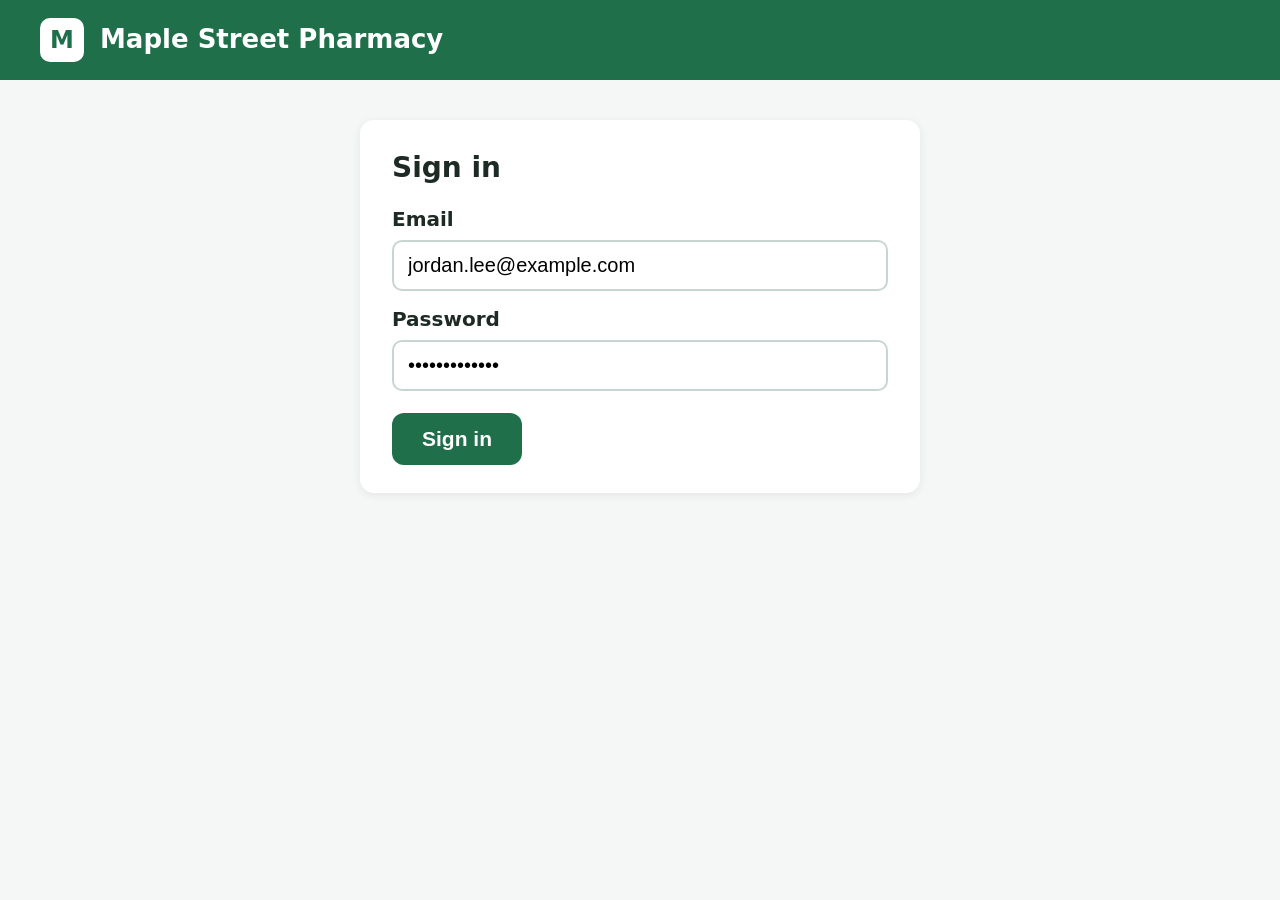
<file: app/demo-site/index.html>
<!doctype html><html lang="en"><head><meta charset="utf-8"><meta name="viewport" content="width=device-width,initial-scale=1">
<title>Maple Street Pharmacy – Sign in</title><link rel="stylesheet" href="style.css"></head><body>
<header><div class="logo">M</div><h1>Maple Street Pharmacy</h1></header>
<main><div class="card" style="max-width:560px;margin:40px auto">
<h2>Sign in</h2>
<form action="rx.html" onsubmit="localStorage.setItem('msp_user','Jordan Lee')">
<label for="email">Email</label><input id="email" value="jordan.lee@example.com">
<label for="pw">Password</label><input id="pw" type="password" value="demo-password">
<div class="row"><button class="btn" type="submit">Sign in</button></div>
</form></div></main></body></html>
</file>
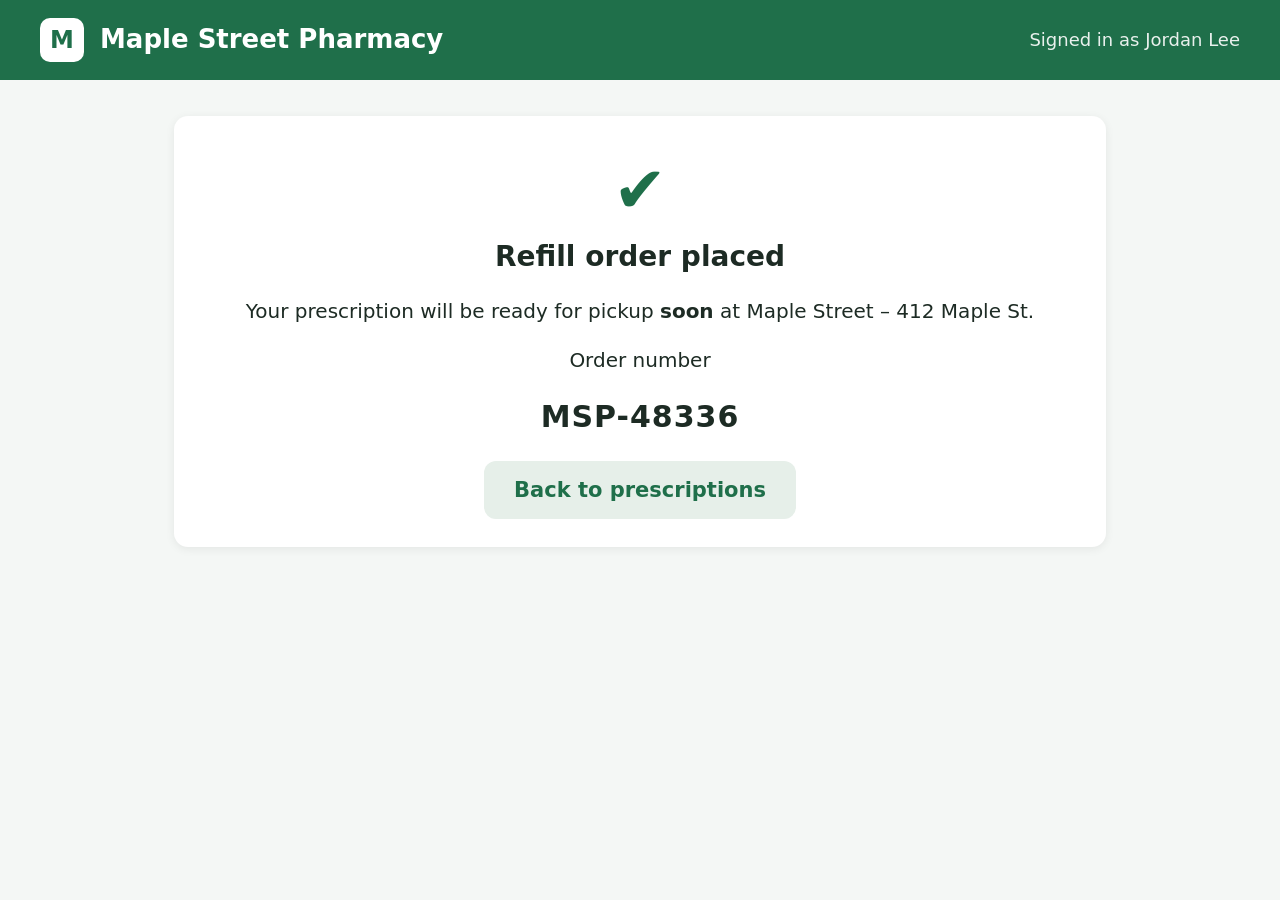
<file: app/demo-site/done.html>
<!doctype html><html lang="en"><head><meta charset="utf-8"><meta name="viewport" content="width=device-width,initial-scale=1">
<title>Maple Street Pharmacy – Refill confirmed</title><link rel="stylesheet" href="style.css"></head><body>
<header><div class="logo">M</div><h1>Maple Street Pharmacy</h1><div class="who">Signed in as Jordan Lee</div></header>
<main><div class="card" style="text-align:center"><div class="ok">✔</div><h2>Refill order placed</h2>
<p><span id="rx"></span> will be ready for pickup <b id="when"></b> at <span id="store"></span>.</p>
<p>Order number</p><div class="big" id="num"></div>
<div class="row" style="justify-content:center"><a class="btn secondary" href="rx.html">Back to prescriptions</a></div></div></main>
<script>const q=new URLSearchParams(location.search);
const $=(id)=>document.getElementById(id);
$('rx').textContent=q.get('rx')||'Your prescription';$('when').textContent=q.get('pickup')||'soon';
document.getElementById('store').textContent=q.get('store')||'Maple Street – 412 Maple St';
$('num').textContent='MSP-'+(48000+Math.floor(Math.random()*1000));</script></body></html>
</file>
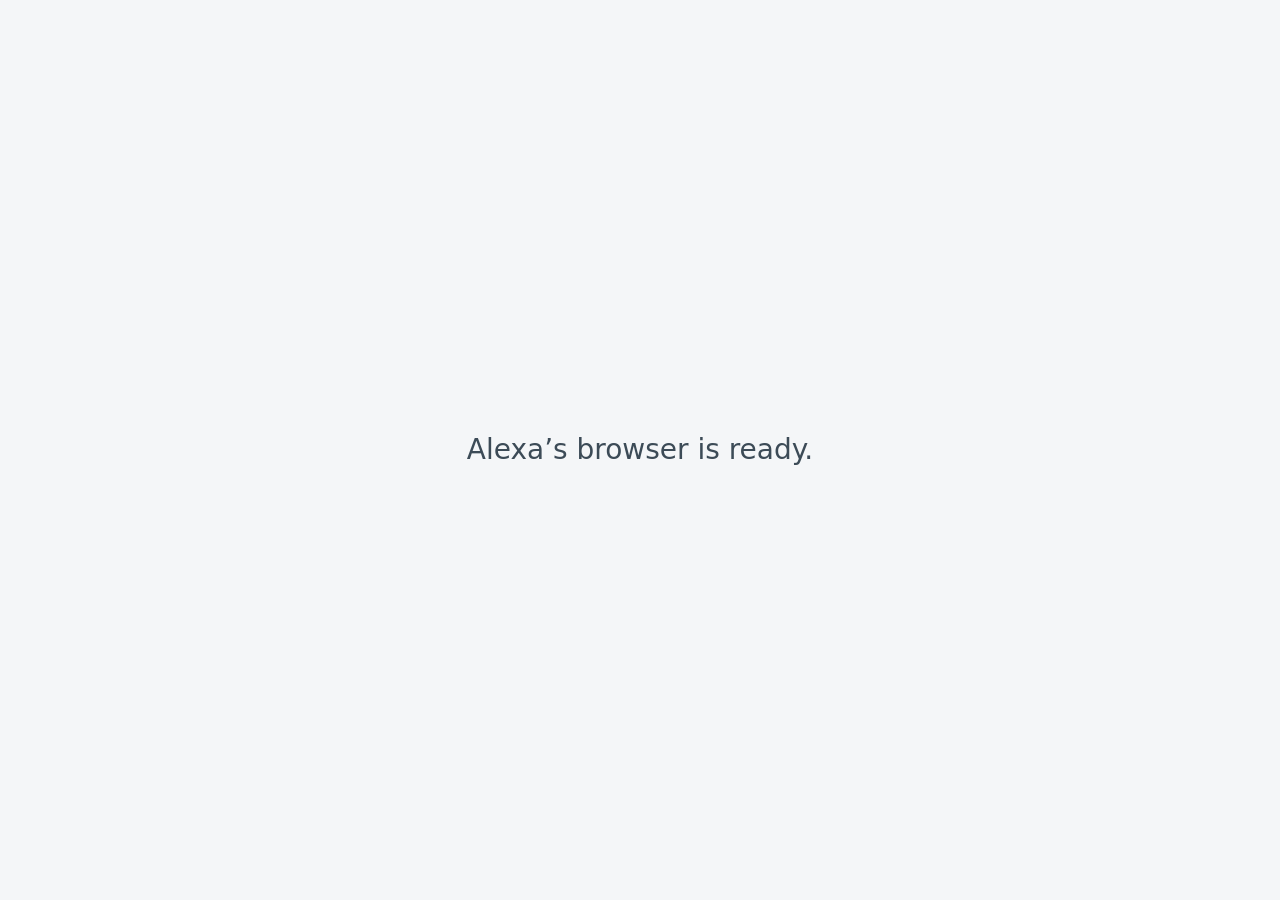
<file: app/demo-site/home.html>
<!doctype html><html lang="en"><head><meta charset="utf-8"><title>Alexa's browser</title>
<style>html,body{height:100%;margin:0}body{display:grid;place-items:center;background:#F4F6F8;color:#3C4B57;font:28px/1.4 system-ui,sans-serif}</style>
</head><body><p>Alexa’s browser is ready.</p></body></html>
</file>
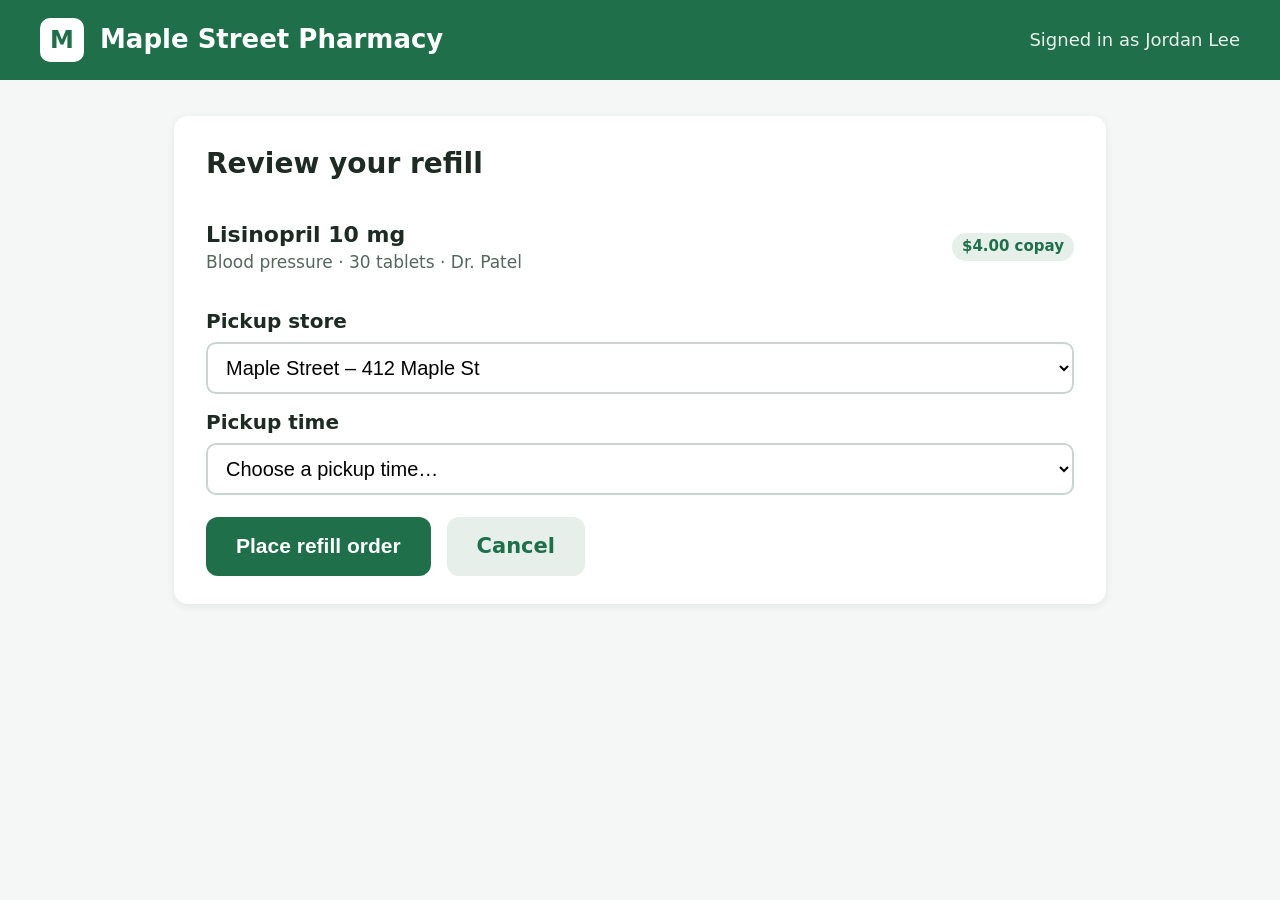
<file: app/demo-site/review.html>
<!doctype html><html lang="en"><head><meta charset="utf-8"><meta name="viewport" content="width=device-width,initial-scale=1">
<title>Maple Street Pharmacy – Review refill</title><link rel="stylesheet" href="style.css"></head><body>
<header><div class="logo">M</div><h1>Maple Street Pharmacy</h1><div class="who">Signed in as Jordan Lee</div></header>
<main><div class="card"><h2>Review your refill</h2>
<div class="rx"><div class="info"><div class="name" id="name"></div><div class="meta" id="meta"></div></div><span class="pill">$4.00 copay</span></div>
<form action="done.html" onsubmit="document.getElementById('rxf').value=document.getElementById('name').textContent"><input type="hidden" name="rx" id="rxf">
<label for="store">Pickup store</label><select id="store" name="store"><option>Maple Street – 412 Maple St</option><option>Riverside – 88 Oak Ave</option></select>
<label for="pickup">Pickup time</label><select id="pickup" name="pickup">
<option value="">Choose a pickup time…</option><option>Today, 5:00 PM</option><option>Tomorrow, 10:00 AM</option><option>Tomorrow, 2:00 PM</option><option>Saturday, 11:00 AM</option></select>
<div class="row"><button class="btn" type="submit" onclick="if(!document.getElementById('pickup').value){alert('Please choose a pickup time.');return false}">Place refill order</button><a class="btn secondary" href="rx.html">Cancel</a></div>
</form></div></main>
<script>const RX={lisinopril:['Lisinopril 10 mg','Blood pressure · 30 tablets · Dr. Patel'],atorvastatin:['Atorvastatin 20 mg','Cholesterol · 30 tablets · Dr. Patel'],vitd:['Vitamin D3 2000 IU','Supplement · 90 capsules']};
const r=RX[new URLSearchParams(location.search).get('rx')]||RX.lisinopril;document.getElementById('name').textContent=r[0];document.getElementById('meta').textContent=r[1];</script>
</body></html>
</file>
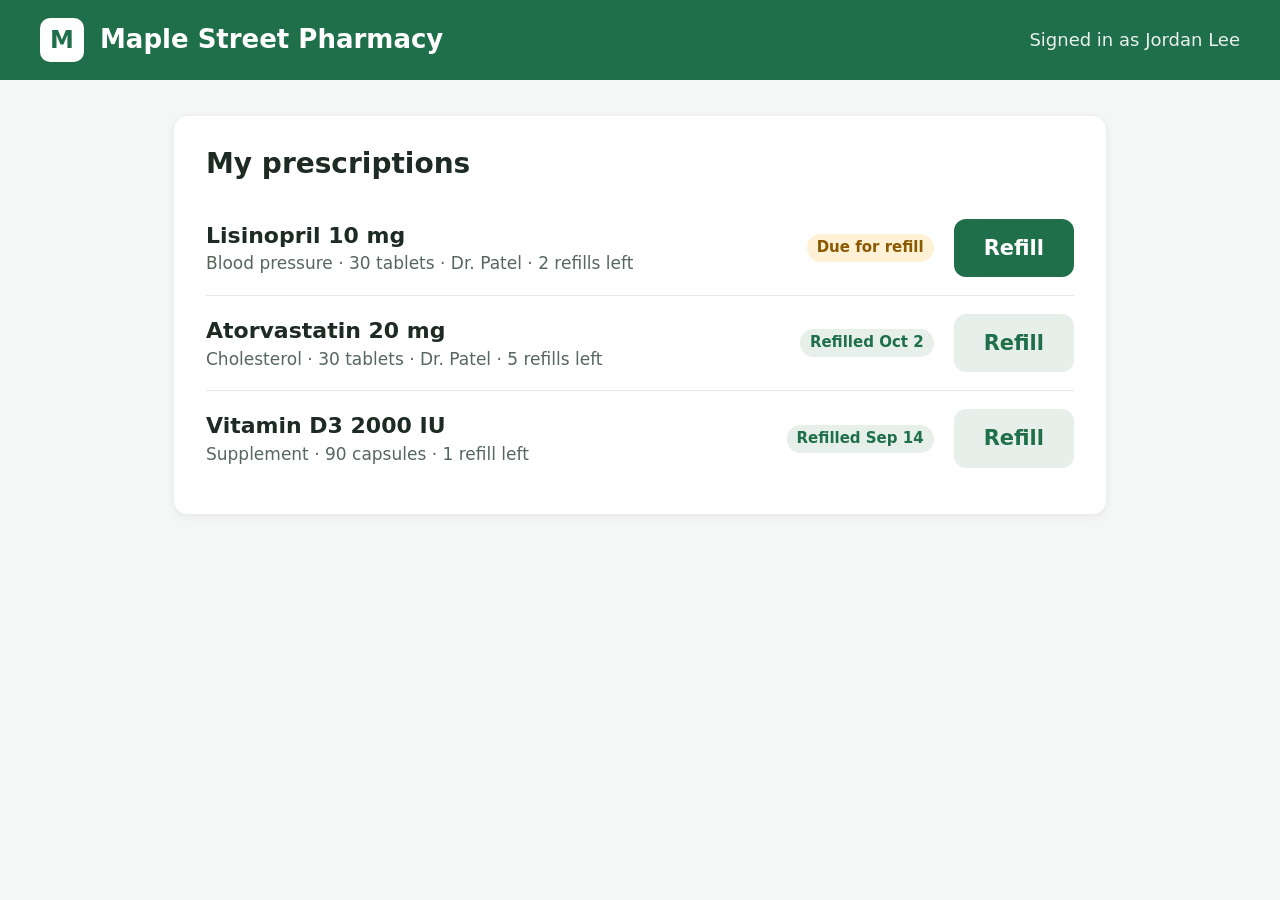
<file: app/demo-site/rx.html>
<!doctype html><html lang="en"><head><meta charset="utf-8"><meta name="viewport" content="width=device-width,initial-scale=1">
<title>Maple Street Pharmacy – My prescriptions</title><link rel="stylesheet" href="style.css"></head><body>
<header><div class="logo">M</div><h1>Maple Street Pharmacy</h1><div class="who">Signed in as Jordan Lee</div></header>
<main><div class="card"><h2>My prescriptions</h2>
<div class="rx"><div class="info"><div class="name">Lisinopril 10 mg</div><div class="meta">Blood pressure · 30 tablets · Dr. Patel · 2 refills left</div></div>
<span class="pill warn">Due for refill</span><a class="btn" href="review.html?rx=lisinopril">Refill</a></div>
<div class="rx"><div class="info"><div class="name">Atorvastatin 20 mg</div><div class="meta">Cholesterol · 30 tablets · Dr. Patel · 5 refills left</div></div>
<span class="pill">Refilled Oct 2</span><a class="btn secondary" href="review.html?rx=atorvastatin">Refill</a></div>
<div class="rx"><div class="info"><div class="name">Vitamin D3 2000 IU</div><div class="meta">Supplement · 90 capsules · 1 refill left</div></div>
<span class="pill">Refilled Sep 14</span><a class="btn secondary" href="review.html?rx=vitd">Refill</a></div>
</div></main></body></html>
</file>
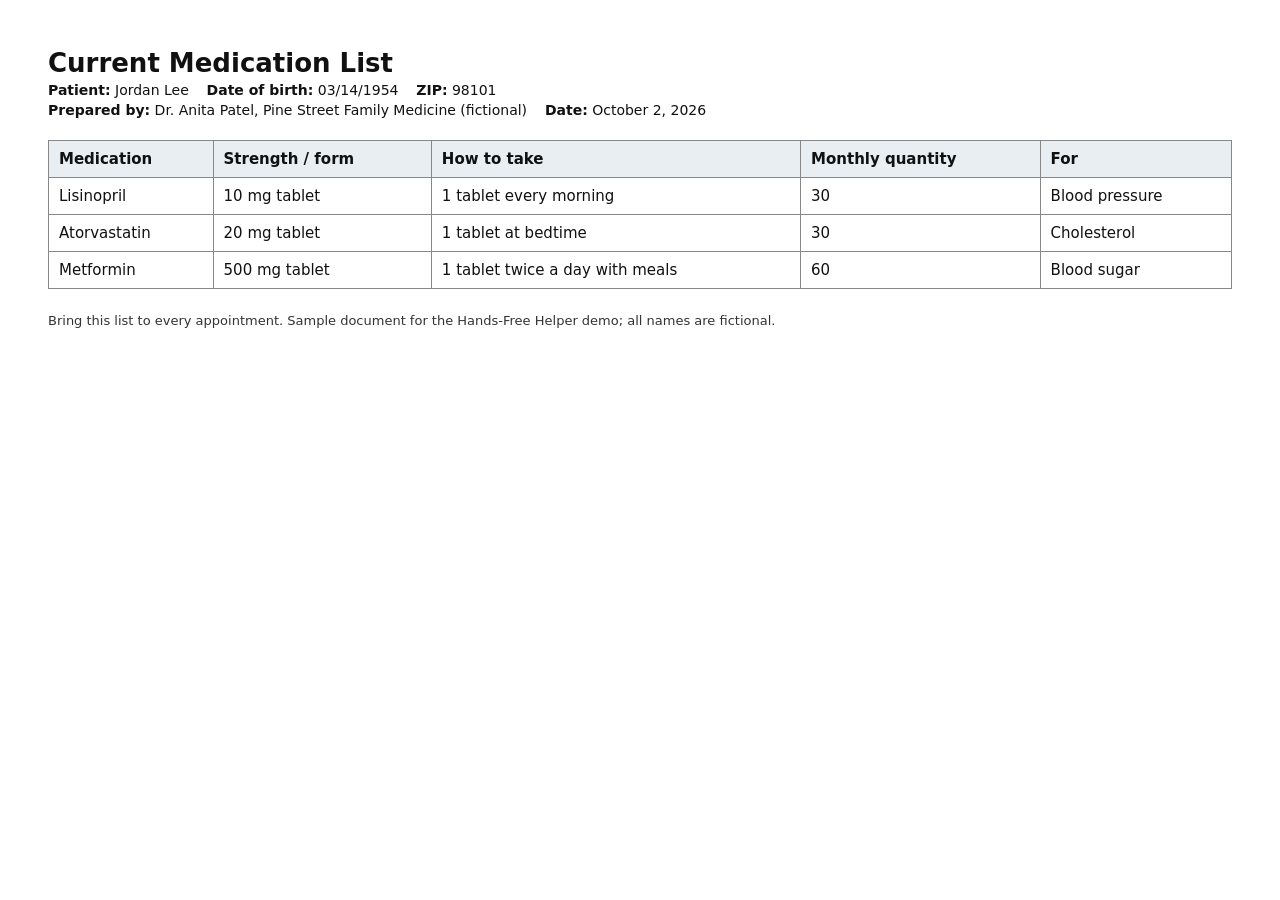
<file: app/sample-docs/medication-list.html>
<!doctype html><html><head><meta charset="utf-8"><title>Jordan Lee - medication list</title>
<style>body{font-family:'DejaVu Sans',sans-serif;margin:48px;color:#111} h1{font-size:26px;margin:0 0 4px} p{margin:4px 0;font-size:14px}
table{border-collapse:collapse;width:100%;margin-top:22px;font-size:15px} th,td{border:1px solid #888;padding:9px 10px;text-align:left} th{background:#e8eef2}
.note{margin-top:24px;font-size:13px;color:#333}</style></head><body>
<h1>Current Medication List</h1>
<p><b>Patient:</b> Jordan Lee &nbsp;&nbsp; <b>Date of birth:</b> 03/14/1954 &nbsp;&nbsp; <b>ZIP:</b> 98101</p>
<p><b>Prepared by:</b> Dr. Anita Patel, Pine Street Family Medicine (fictional) &nbsp;&nbsp; <b>Date:</b> October 2, 2026</p>
<table>
<tr><th>Medication</th><th>Strength / form</th><th>How to take</th><th>Monthly quantity</th><th>For</th></tr>
<tr><td>Lisinopril</td><td>10 mg tablet</td><td>1 tablet every morning</td><td>30</td><td>Blood pressure</td></tr>
<tr><td>Atorvastatin</td><td>20 mg tablet</td><td>1 tablet at bedtime</td><td>30</td><td>Cholesterol</td></tr>
<tr><td>Metformin</td><td>500 mg tablet</td><td>1 tablet twice a day with meals</td><td>60</td><td>Blood sugar</td></tr>
</table>
<p class="note">Bring this list to every appointment. Sample document for the Hands-Free Helper demo; all names are fictional.</p>
</body></html>
</file>
<file: app/demo-site/style.css>
*{box-sizing:border-box}body{margin:0;font:20px/1.45 system-ui,-apple-system,Segoe UI,Roboto,sans-serif;background:#f4f7f5;color:#1d2b24}
header{background:#1f6f4a;color:#fff;padding:18px 40px;display:flex;align-items:center;gap:16px}
header .logo{width:44px;height:44px;border-radius:10px;background:#fff;color:#1f6f4a;display:grid;place-items:center;font-weight:800;font-size:24px}
header h1{font-size:26px;margin:0}header .who{margin-left:auto;font-size:18px;opacity:.9}
main{max-width:980px;margin:36px auto;padding:0 24px}
.card{background:#fff;border-radius:14px;box-shadow:0 2px 10px rgba(0,0,0,.07);padding:28px 32px;margin-bottom:22px}
h2{margin:0 0 16px;font-size:28px}label{display:block;font-weight:600;margin:14px 0 6px}
input,select{width:100%;font-size:20px;padding:12px 14px;border:2px solid #c9d6cf;border-radius:10px;background:#fff}
.btn{display:inline-block;font-size:21px;font-weight:700;padding:14px 30px;border-radius:12px;border:0;background:#1f6f4a;color:#fff;cursor:pointer;text-decoration:none}
.btn.secondary{background:#e6efe9;color:#1f6f4a}.btn:hover{filter:brightness(1.08)}
.rx{display:flex;align-items:center;gap:20px;padding:18px 0;border-top:1px solid #e3ebe6}.rx:first-of-type{border-top:0}
.rx .info{flex:1}.rx .name{font-weight:700;font-size:22px}.rx .meta{color:#55675e;font-size:17px}
.pill{display:inline-block;font-size:15px;padding:3px 10px;border-radius:99px;background:#e6efe9;color:#1f6f4a;font-weight:600}
.pill.warn{background:#fff1d6;color:#8a5a00}.row{display:flex;gap:16px;margin-top:22px}
.ok{font-size:64px;color:#1f6f4a}.big{font-size:30px;font-weight:800;letter-spacing:1px}
</file>
